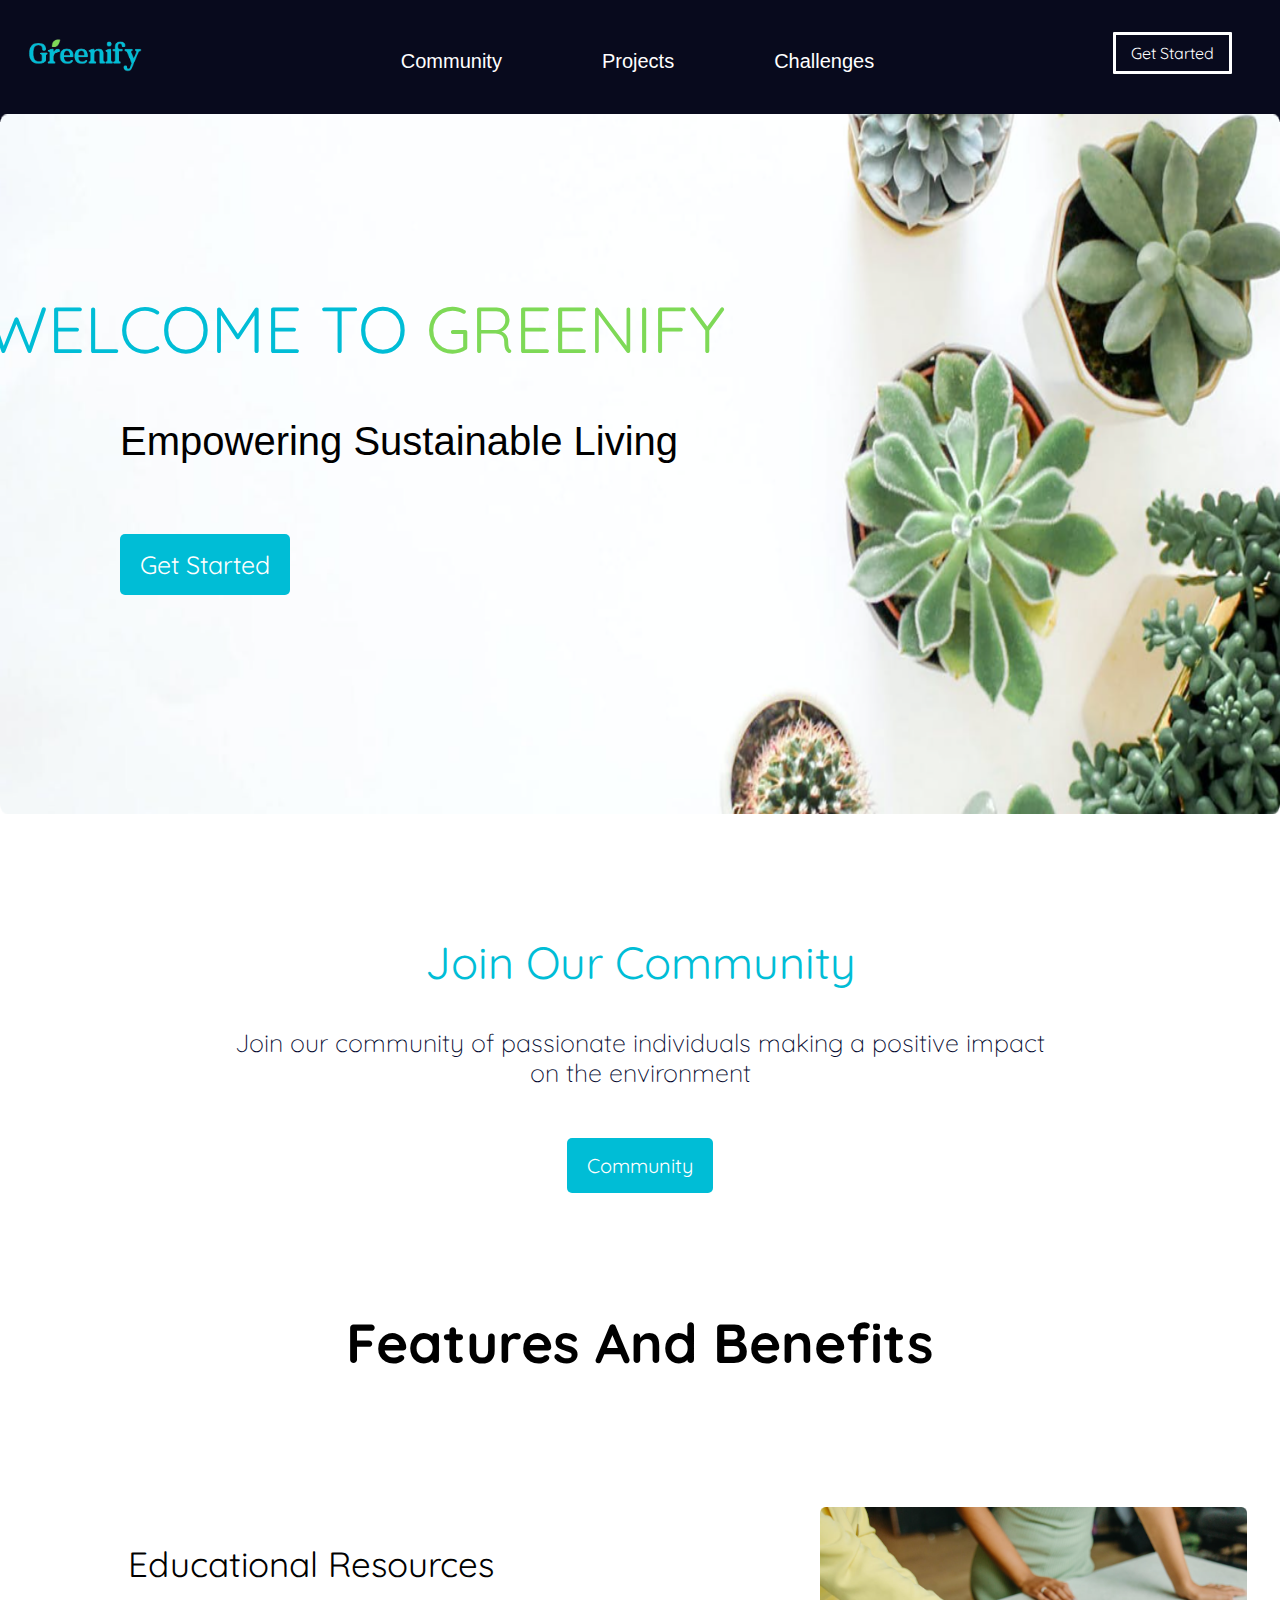
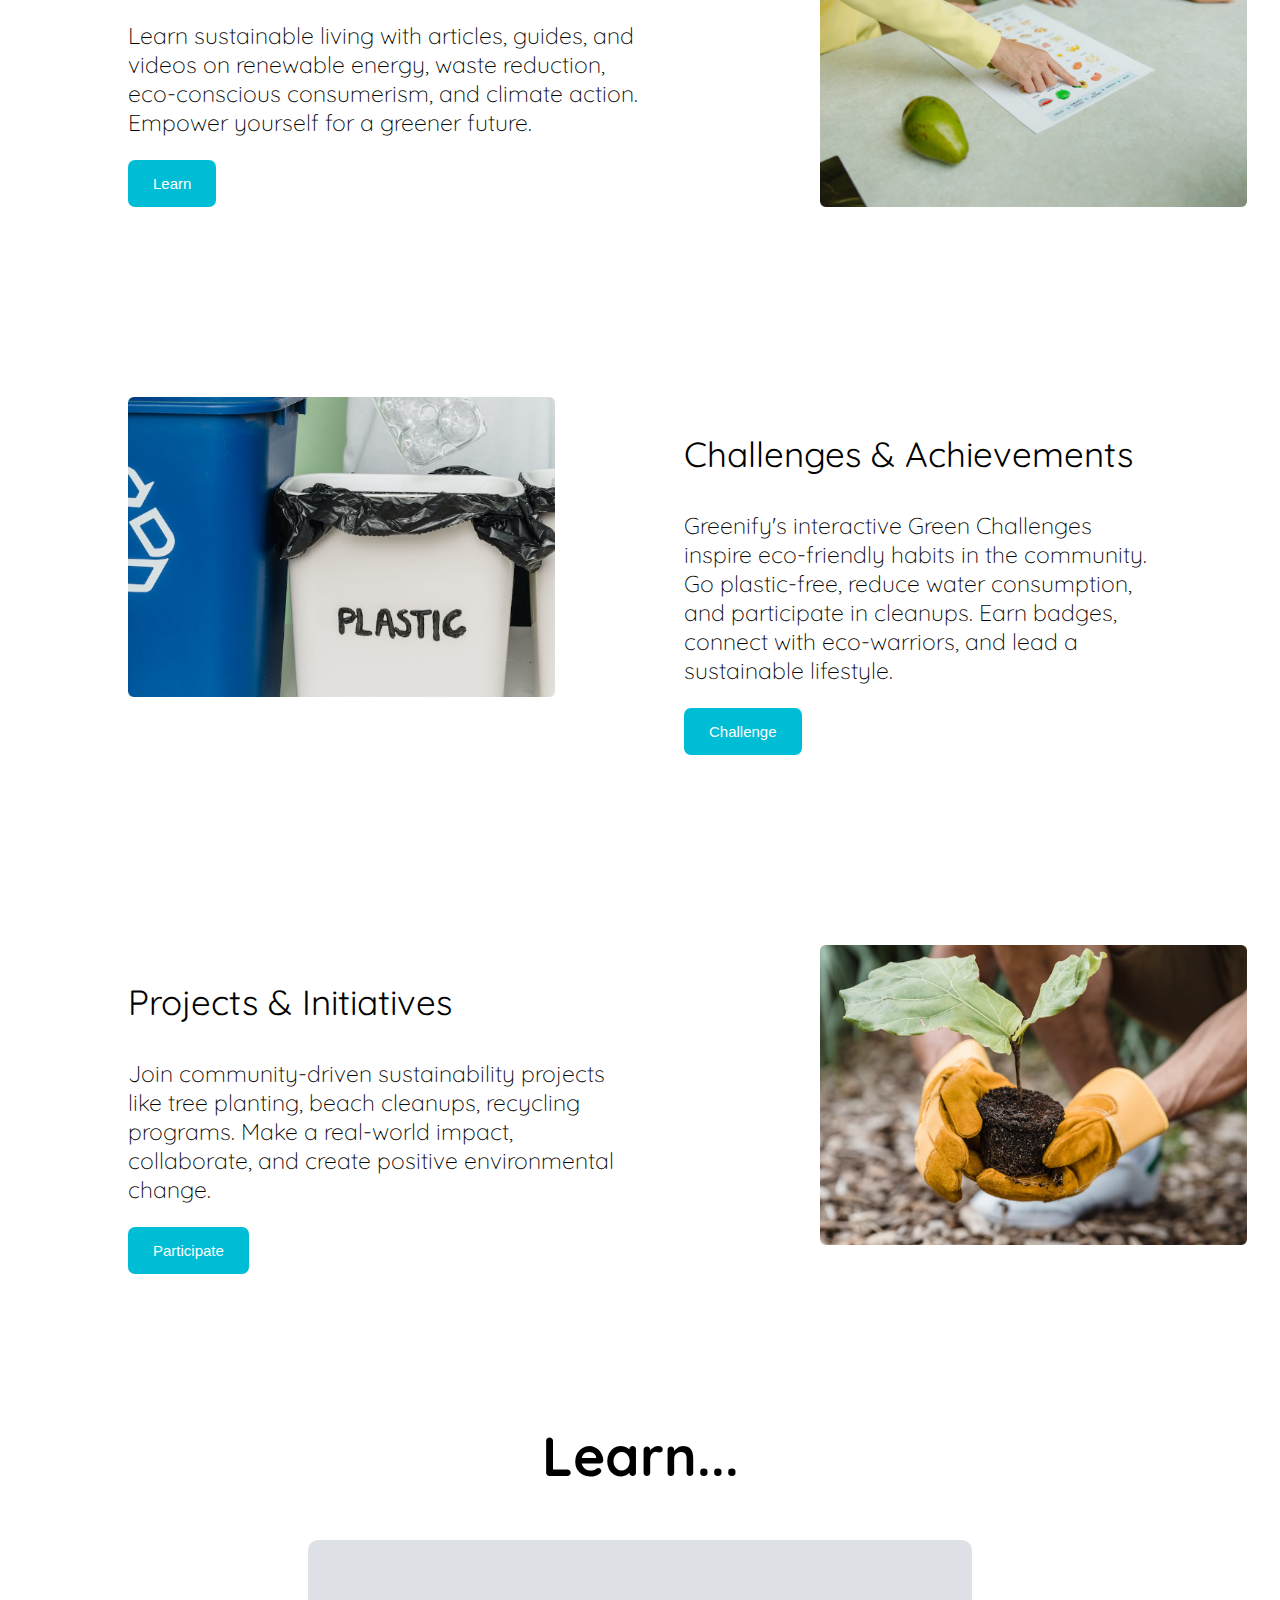
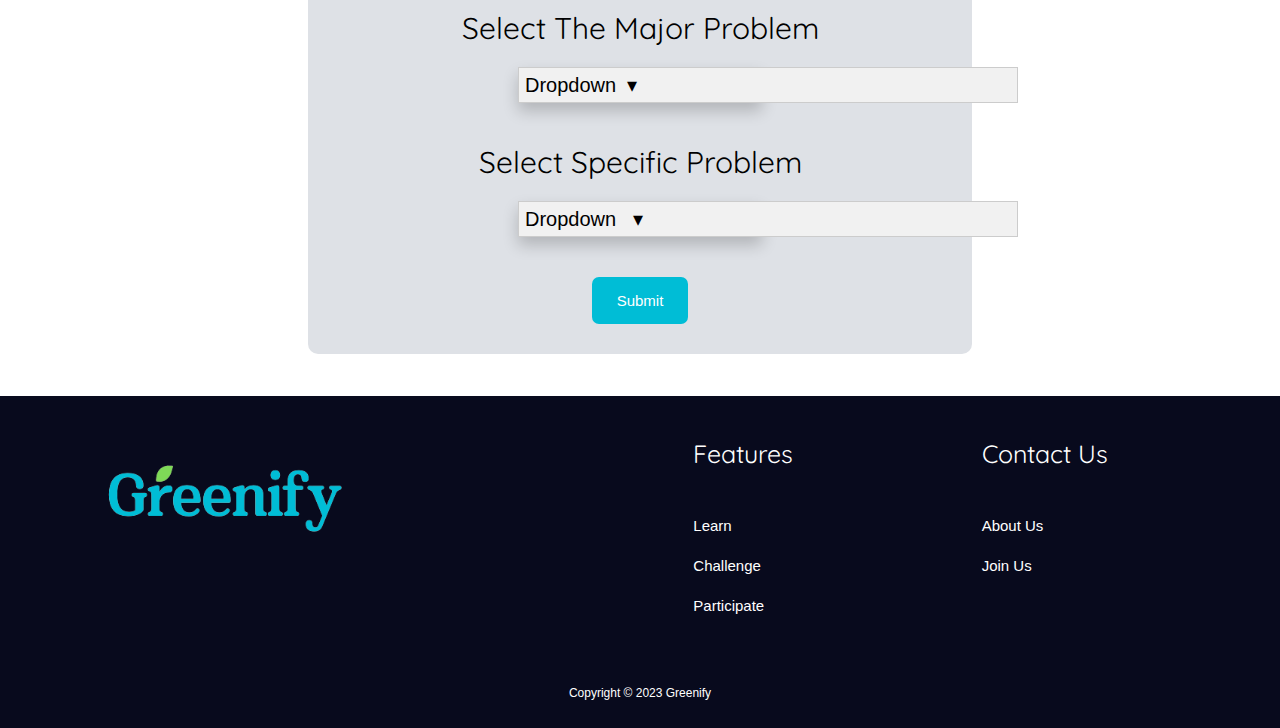
<file: index.html>
<!doctype html>
<html lang="en">

<head>
  <meta charset="utf-8">
  <meta name="viewport" content="width=device-width, initial-scale=1">
  <link href="https://fonts.googleapis.com/css2?family=Quicksand:wght@300;400;500;600;700&display=swap"
    rel="stylesheet">
  <link rel="stylesheet" href="home.css">

  <title>Greenify</title>
</head>

<body>
  <header>
    <div class="logo">
      <img src="IMAGES/logo.png">
    </div>
    <nav>
      <ul>
        <li><a href="">Community</a></li>
        <li><a href="projects.html">Projects</a></li>
        <li><a href="challenge.html">Challenges</a></li>
      </ul>
    </nav>
    <div class="login">
      <a href="signin.html">Get Started</a>
    </div> </header>
 
  <div class="cover">
    <img src="IMAGES/banner.png" width="100%" height="700px">

    <h1 class="welcome"><span class="green">WELCOME TO</span> GREENIFY</span></h1>
    <h3 class="welcome-2">Empowering Sustainable Living</h3>

    <div class="button">
      <a href="">Get Started</a>

    </div>
  </div> 

  <div class="community">
    <h2 class="join-heading">Join Our Community</h2>
    <p class="join-para">Join our community of passionate individuals making a positive impact <br> on the environment
    </p>
    <div class="join">
      <a href="">Community</a>
    </div>
  </div>
  <h1>Features And Benefits</h1>
  <div class="container">
    <div class="block">
      <div class="container-text">
        <h3>Educational Resources</h3>
        <p> Learn sustainable living with articles, guides, and videos on renewable energy, waste reduction,
          eco-conscious
          consumerism, and climate action. Empower yourself for a greener future.</p>
        <a href=""><button class="container-button" type="submit" value="value">Learn</button></a>
      </div>
      <div class="container-img">
        <img src="IMAGES/education.png" height="300px">
      </div>
    </div>
    <div class="block-2">
      <div class="container-img">
        <img src="IMAGES/challenge.png" height="300px">
      </div>
      <div class="container-text-2">
        <h3>Challenges & Achievements </h3>
        <p> Greenify's interactive Green Challenges inspire eco-friendly habits in the community. Go plastic-free,
          reduce
          water consumption, and participate in cleanups. Earn badges, connect with eco-warriors, and lead a sustainable
          lifestyle.</p>
          <a href="challenge.html"><button class="container-button" type="submit" value="value">Challenge</button></a>
      </div>

    </div>
    <div class="block">
      <div class="container-text">
        <h3>Projects & Initiatives</h3>
        <p>Join community-driven sustainability projects like tree planting, beach cleanups, recycling programs. Make a
          real-world impact, collaborate, and create positive environmental change.</p>
          <a href="projects.html"><button class="container-button" type="submit" value="value">Participate</button></a>
      </div>
      <div class="container-img">
        <img src="IMAGES/Project.png" height="300px">
      </div>
    </div>
  </div>
  <h1>Learn...</h1>
  <div class="learn">
  <h4>Select The Major Problem</h4>
  <div class="dropdown">
    <button class="dropdown-btn">Dropdown&nbsp; &#9662; </button>
    <div class="dropdown-content">
      <a href="#">Option 1</a>
      <a href="#">Option 2</a>
      <a href="#">Option 3</a>
      
    </div>
  </div>
  <h4>Select Specific Problem</h4>
  <div class="dropdown">
    <button class="dropdown-btn">Dropdown &nbsp; &#9662;</button>
    <div class="dropdown-content">
      <a href="#">Option 1</a>
      <a href="#">Option 2</a>
      <a href="#">Option 3</a>
      
    </div>
  </div><br><br>
    <button class="container-button" type="submit" value="value">Submit</button>
    </div>
  </div>
  <footer class="footer">
    <div class="footer-column">
      <img src="IMAGES/logo.png" alt="small logo" class="footer-img">
    </div>
    <div class="footer-column">
      <ul>

      </ul>
    </div>
    <div class="footer-column">
      <ul>
        <h5>Features</h5>
        <li><a href="">Learn</a></li>
        <li><a href="challenge.html">Challenge</a></li>
        <li> <a href="projects.html">Participate</a></li>

      </ul>
    </div>
    <div class="footer-column">
      <ul>
        <h5>Contact Us</h5>
        <li><a href="signin.html">About Us</a></li>
        <li><a href="signin.html">Join Us</a></li>
      </ul>
    </div>
    <br><br><br>
  </footer>

  <div class="copyright">

    <p class="copyright-1">Copyright &copy; 2023 Greenify</p><br>
  </div>
</body>

</html>
</file>
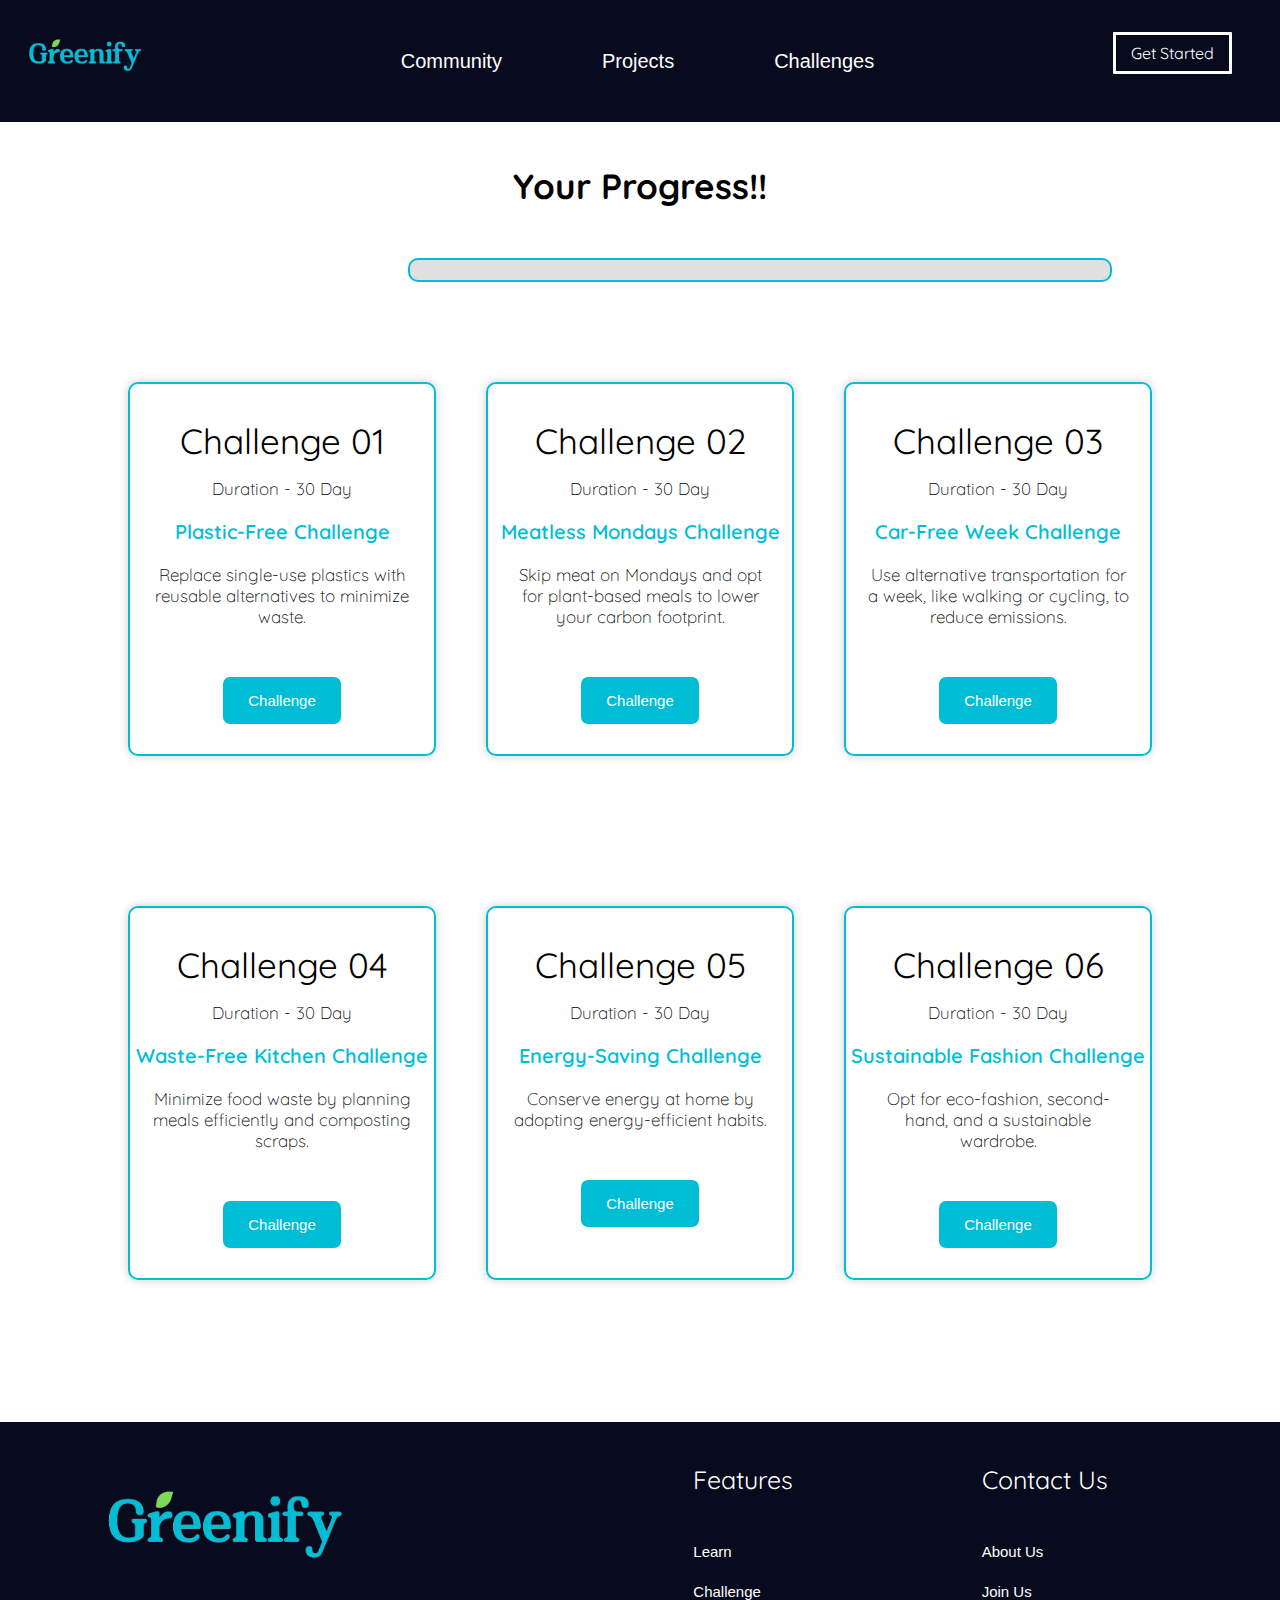
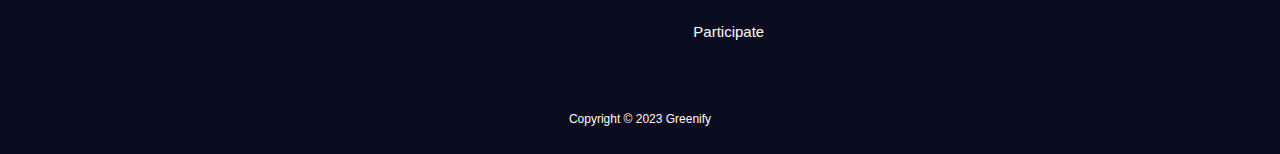
<file: challenge.html>
<!doctype html>
<html lang="en">

<head>
    <meta charset="utf-8">
    <meta name="viewport" content="width=device-width, initial-scale=1">
    <link href="https://fonts.googleapis.com/css2?family=Quicksand:wght@300;400;500;600;700&display=swap"
        rel="stylesheet">
    <link rel="stylesheet" href="home.css">

    <title>Greenify</title>
</head>

<body>
    <header>
        <div class="logo">
           <a href="index.html"> <img src="IMAGES/logo.png"></a>
        </div>
        <nav>
            <ul>
                <li><a href="">Community</a></li>
                <li><a href="projects.html">Projects</a></li>
                <li><a href="challenge.html">Challenges</a></li>
            </ul>
        </nav>
        <div class="login">
            <a href="signin.html">Get Started</a>
        </div>
    </header>
    <div class="bk1">
        <h2>Your Progress!!</h2>
    </div>
    <div class="progress-bar">
        <div class="progress"></div>
      </div>
    <div class="box-c">
        <div class="challenge">
            <h3>Challenge 01</h3>
            <p class="text-1">Duration - 30 Day</p>
            <h4 class="login-c">Plastic-Free Challenge</h4>
            <p class="text">Replace single-use plastics with reusable alternatives to minimize waste.</p>
            <a href=""><button class="container-button" type="submit" value="value">Challenge</button></a>
        </div>
        <div class="challenge">
            <h3>Challenge 02</h3>
            <p class="text-1">Duration - 30 Day</p>
            <h4 class="login-c">Meatless Mondays Challenge</h4>
            <p class="text">Skip meat on Mondays and opt for plant-based meals to lower your carbon footprint.</p>
            <a href=""><button class="container-button" type="submit" value="value">Challenge</button></a>
        </div>
        <div class="challenge">
            <h3>Challenge 03</h3>
            <p class="text-1">Duration - 30 Day</p>
            <h4 class="login-c">Car-Free Week Challenge</h4>
            <p class="text">Use alternative transportation for a week, like walking or cycling, to reduce emissions.</p>
            <a href=""><button class="container-button" type="submit" value="value">Challenge</button></a>
        </div>
    </div>
    <div class="box-c">

        <div class="challenge">
            <h3>Challenge 04</h3>
            <p class="text-1">Duration - 30 Day</p>
            <h4 class="login-c">Waste-Free Kitchen Challenge</h4>
            <p class="text">Minimize food waste by planning meals efficiently and composting scraps.</p>
            <a href=""><button class="container-button" type="submit" value="value">Challenge</button></a>
        </div>
        <div class="challenge">
            <h3>Challenge 05</h3>
            <p class="text-1">Duration - 30 Day</p>
            <h4 class="login-c">Energy-Saving Challenge</h4>
            <p class="text">Conserve energy at home by adopting energy-efficient habits.</p>
            <a href=""><button class="container-button" type="submit" value="value">Challenge</button></a>
        </div>
        <div class="challenge">
            <h3>Challenge 06</h3>
            <p class="text-1">Duration - 30 Day</p>
            <h4 class="login-c">Sustainable Fashion Challenge</h4>
            <p class="text">Opt for eco-fashion, second-hand, and a sustainable wardrobe.</p>
            <a href=""><button class="container-button" type="submit" value="value">Challenge</button></a>
        </div>
    </div>
    <footer class="footer">
        <div class="footer-column">
            <img src="IMAGES/logo.png" alt="small logo" class="footer-img">
        </div>
        <div class="footer-column">
            <ul>

            </ul>
        </div>
        <div class="footer-column">
            <ul>
                <h5>Features</h5>
                <li><a href="">Learn</a></li>
                <li><a href="challenge.html">Challenge</a></li>
                <li> <a href="">Participate</a></li>

            </ul>
        </div>
        <div class="footer-column">
            <ul>
                <h5>Contact Us</h5>
                <li><a href="signin.html">About Us</a></li>
                <li><a href="signin.html">Join Us</a></li>
            </ul>
        </div>
        <br><br><br>
    </footer>

    <div class="copyright">

        <p class="copyright-1">Copyright &copy; 2023 Greenify</p><br>
    </div>
</body>

</html>
</file>
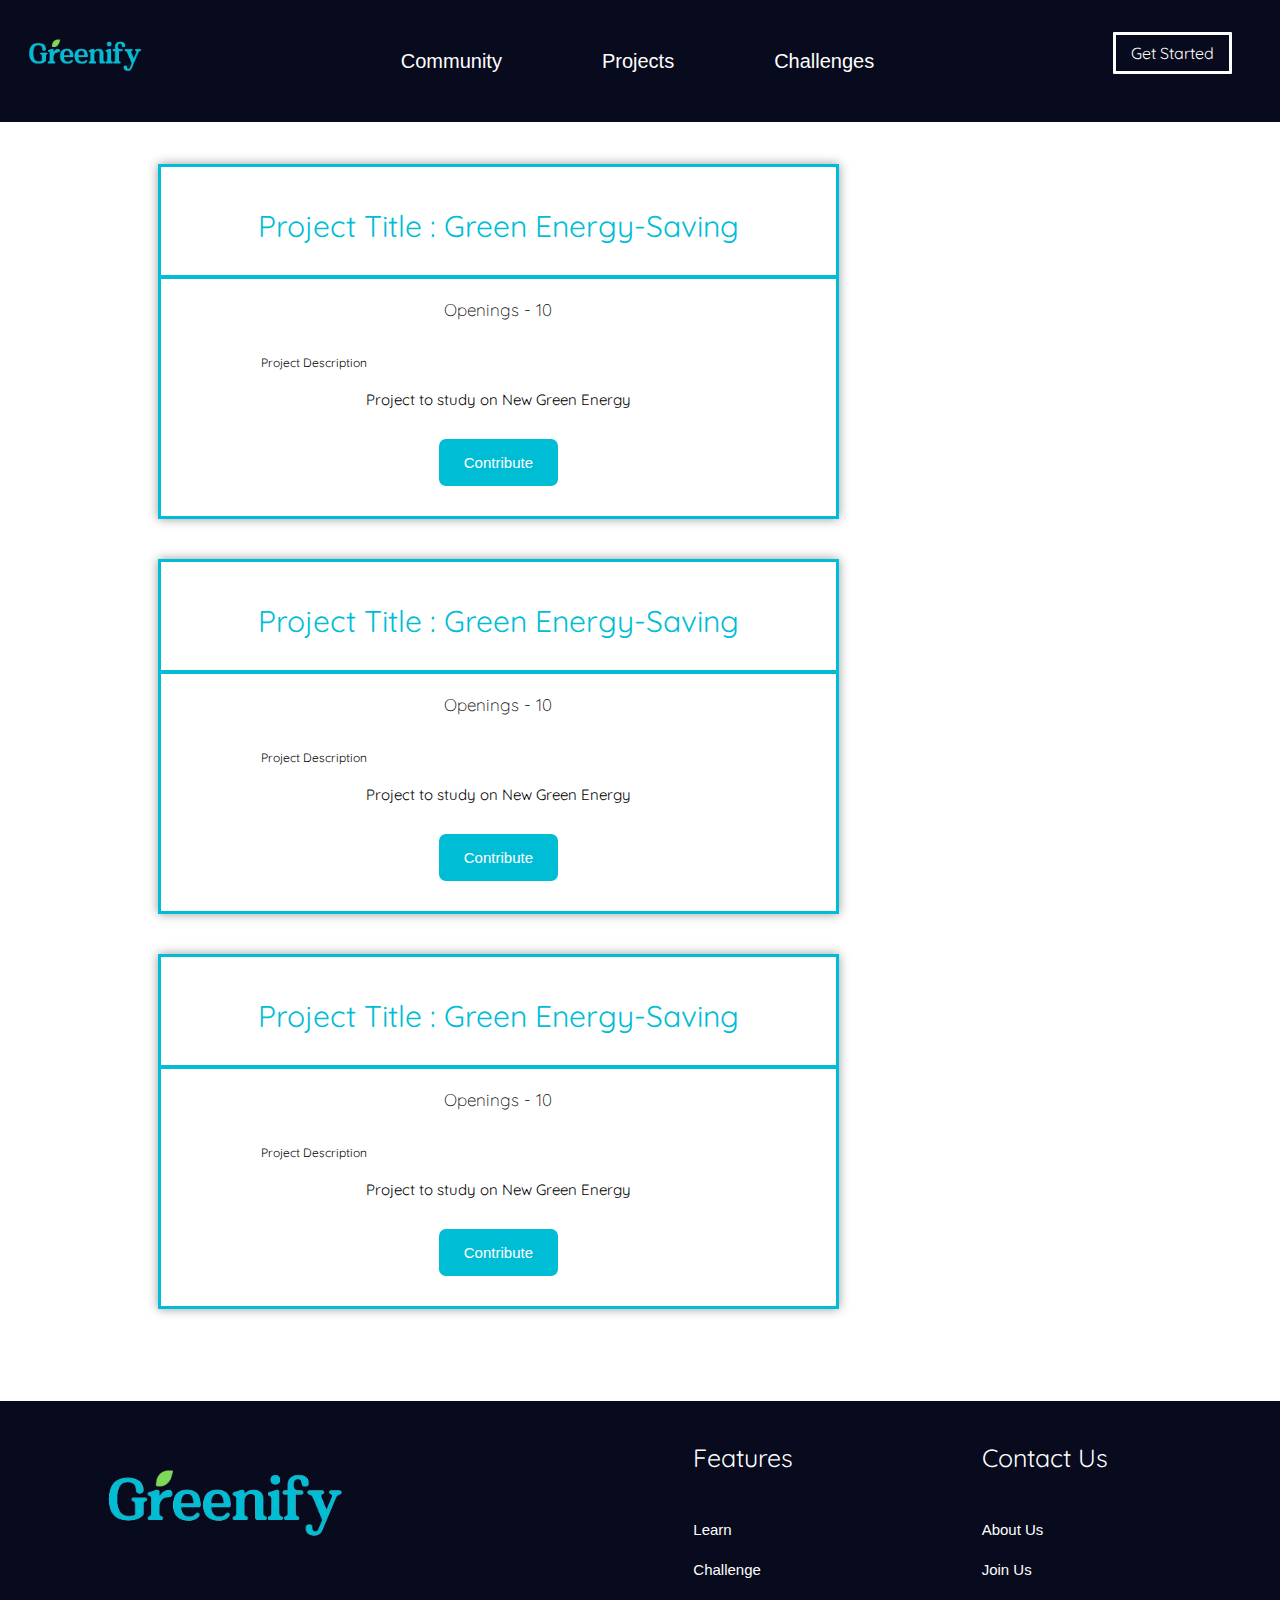
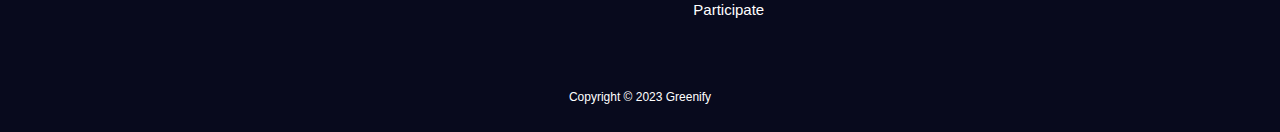
<file: projects.html>
<!doctype html>
<html lang="en">

<head>
    <meta charset="utf-8">
    <meta name="viewport" content="width=device-width, initial-scale=1">
    <link href="https://fonts.googleapis.com/css2?family=Quicksand:wght@300;400;500;600;700&display=swap"
        rel="stylesheet">
    <link rel="stylesheet" href="home.css">

    <title>Greenify</title>
</head>

<body>
    <header>
        <div class="logo">
            <a href="index.html"> <img src="IMAGES/logo.png"></a>
        </div>
        <nav>
            <ul>
                <li><a href="">Community</a></li>
                <li><a href="projects.html">Projects</a></li>
                <li><a href="challenge.html">Challenges</a></li>
            </ul>
        </nav>
        <div class="login">
            <a href="signin.html">Get Started</a>
        </div>
    </header>
    <div class="box-p">
        <div class="projects">
            <h4 class="project-p">Project Title : Green Energy-Saving</h4>
            <hr><br>
            <p class="text-1">Openings - 10</p>
            <h6>Project Description</h6>
            <p class="text-2">Project to study on New Green Energy</p>
            <a href=""><button class="container-button" type="submit" value="value">Contribute</button></a>
        </div>
        <div class="projects">
            <h4 class="project-p">Project Title : Green Energy-Saving</h4>
            <hr><br>
            <p class="text-1">Openings - 10</p>
            <h6>Project Description</h6>
            <p class="text-2">Project to study on New Green Energy</p>
            <a href=""><button class="container-button" type="submit" value="value">Contribute</button></a>
        </div>
        <div class="projects">
            <h4 class="project-p">Project Title : Green Energy-Saving</h4>
            <hr><br>
            <p class="text-1">Openings - 10</p>
            <h6>Project Description</h6>
            <p class="text-2">Project to study on New Green Energy</p>


            <a href=""><button class="container-button" type="submit" value="value">Contribute</button></a>
        </div>
    </div>

    <footer class="footer">
        <div class="footer-column">
            <img src="IMAGES/logo.png" alt="small logo" class="footer-img">
        </div>
        <div class="footer-column">
            <ul>

            </ul>
        </div>
        <div class="footer-column">
            <ul>
                <h5>Features</h5>
                <li><a href="">Learn</a></li>
                <li><a href="challenge.html">Challenge</a></li>
                <li> <a href="">Participate</a></li>

            </ul>
        </div>
        <div class="footer-column">
            <ul>
                <h5>Contact Us</h5>
                <li><a href="signin.html">About Us</a></li>
                <li><a href="signin.html">Join Us</a></li>
            </ul>
        </div>
        <br><br><br>
    </footer>

    <div class="copyright">

        <p class="copyright-1">Copyright &copy; 2023 Greenify</p><br>
    </div>
</body>

</html>
</file>
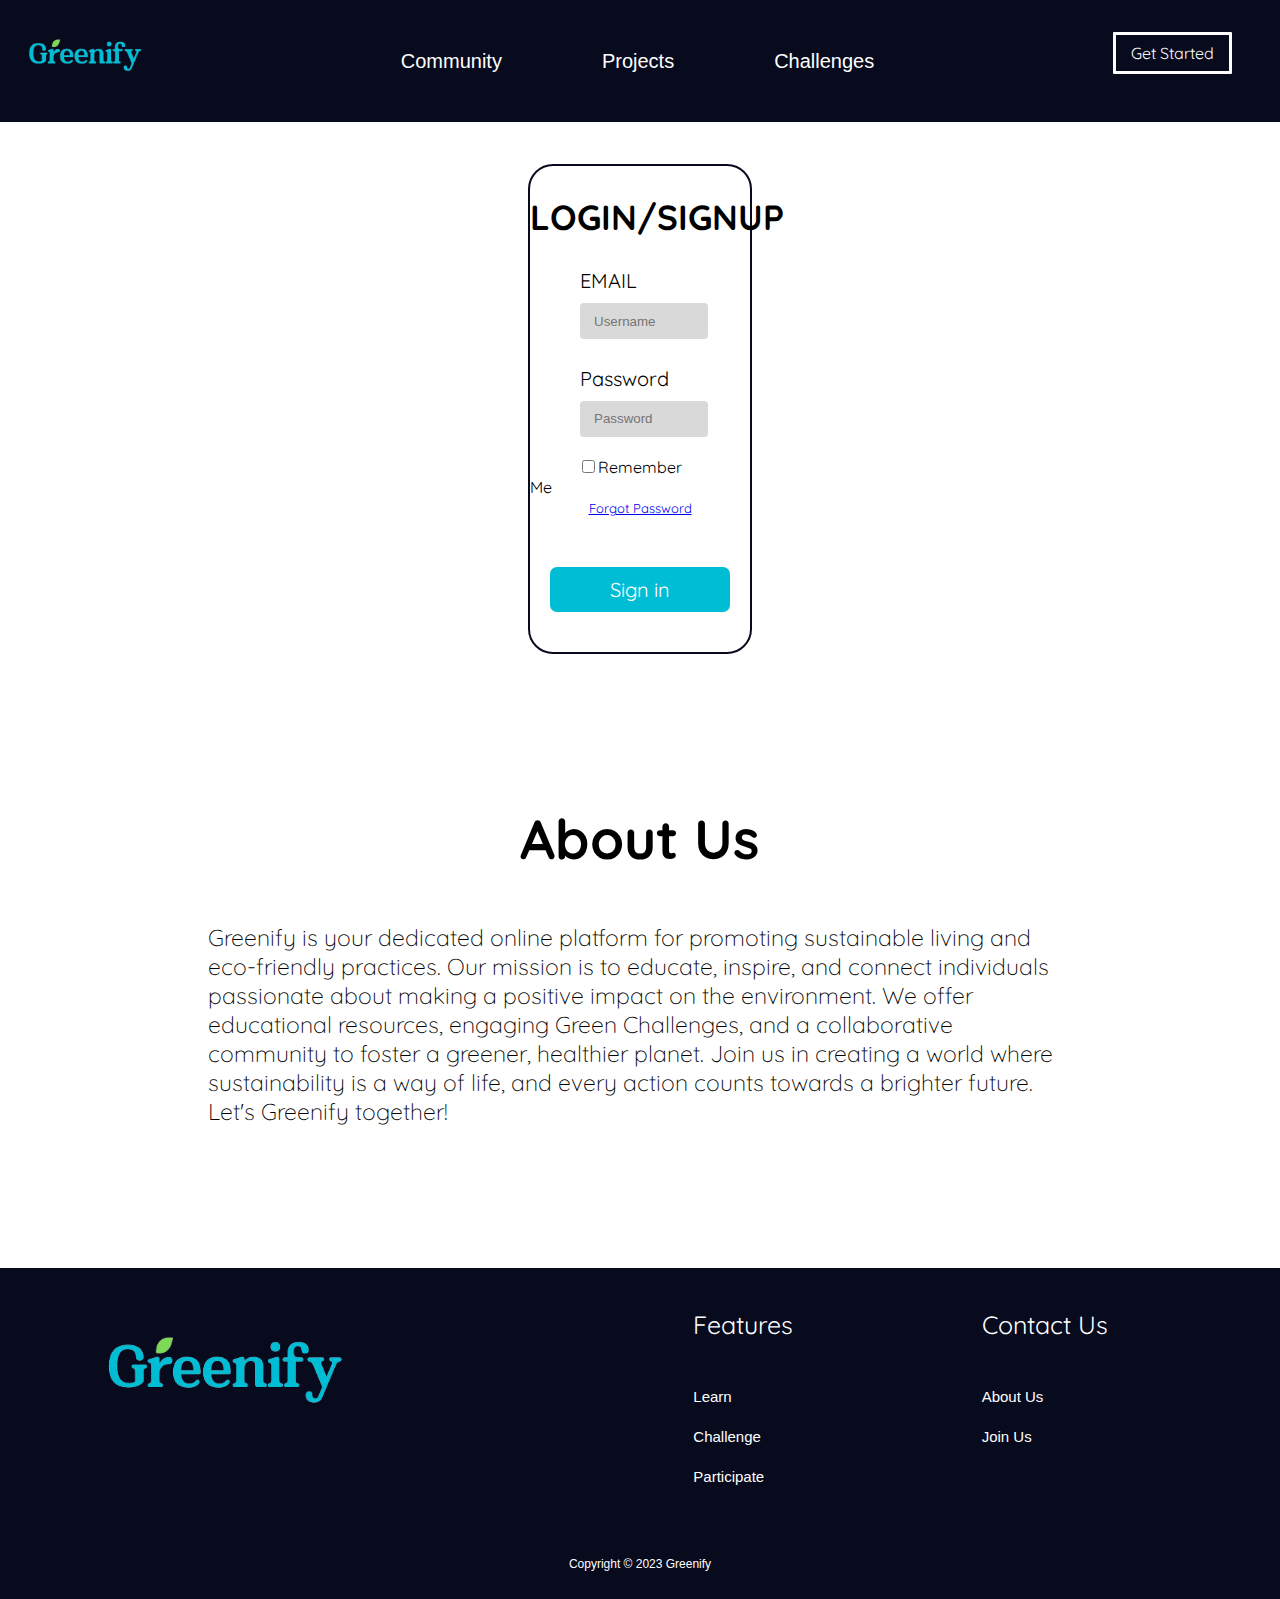
<file: signin.html>
<!DOCTYPE html>
<html>

<head>
    <meta charset="utf-8">
    <meta http-equiv="X-US-Compatible" content="IE-Edge">
    <meta name="viewport" content="with=device-width,initial-scale=1.0">
    <link href="https://fonts.googleapis.com/css2?family=Quicksand:wght@300;400;500;600;700&display=swap"
        rel="stylesheet">
    <title>Greenify</title>
    <link rel="stylesheet" href="home.css">
</head>

<body>
    <header>
        <div class="logo">
            <a href="index.html"><img src="IMAGES/logo.png"></a>
        </div>
        <nav>
            <ul>
                <li><a href="">Community</a></li>
                <li><a href="projects.html">Projects</a></li>
                <li><a href="challenge.html">Challenges</a></li>
            </ul>
        </nav>
        <div class="login">
            <a href="">Get Started</a>
        </div>
    </header>

    <div class="wrapper">
        <form action="">
            <h2>LOGIN/SIGNUP</h2>
            <h4 class="login-text">EMAIL</h4>
            <div class="input-box">
                <input type="text" placeholder="Username" required>
            </div>
            <h4 class="login-text">Password</h4>
            <div class="input-box">
                <input type="password" placeholder="Password" required>
            </div>
            <div class="remember-forgot">
                <label class="remember"><input type="checkbox">Remember Me</label>
                <a class="psswd" href="#">Forgot Password</a>
            </div>
            <div class="container-button-sign">
                <a href="">Sign in</a>
            </div>
        </form>

    </div>
    <section class="about">
        <h1>About Us</h1>
        <p>Greenify is your dedicated online platform for promoting sustainable living
            and eco-friendly practices. Our mission is to educate, inspire, and connect
            individuals passionate about making a positive impact on the environment.
            We offer educational resources, engaging Green Challenges, and a
            collaborative community to foster a greener, healthier planet. Join us
            in creating a world where sustainability is a way of life, and every action
            counts towards a brighter future. Let's Greenify together!</p>
    </section>
    <footer class="footer">
        <div class="footer-column">
            <img src="IMAGES/logo.png" alt="small logo" class="footer-img">
        </div>
        <div class="footer-column">
            <ul>

            </ul>
        </div>
        <div class="footer-column">
            <ul>
                <h5>Features</h5>
                <li><a href="">Learn</a></li>
                <li><a href="">Challenge</a></li>
                <li> <a href="">Participate</a></li>

            </ul>
        </div>
        <div class="footer-column">
            <ul>
                <h5>Contact Us</h5>
                <li><a href="">About Us</a></li>
                <li><a href="">Join Us</a></li>
            </ul>
        </div>
        <br><br><br>
    </footer>

    <div class="copyright">

        <p class="copyright-1">Copyright &copy; 2023 Greenify</p><br>
    </div>
</body>

</html>
</file>
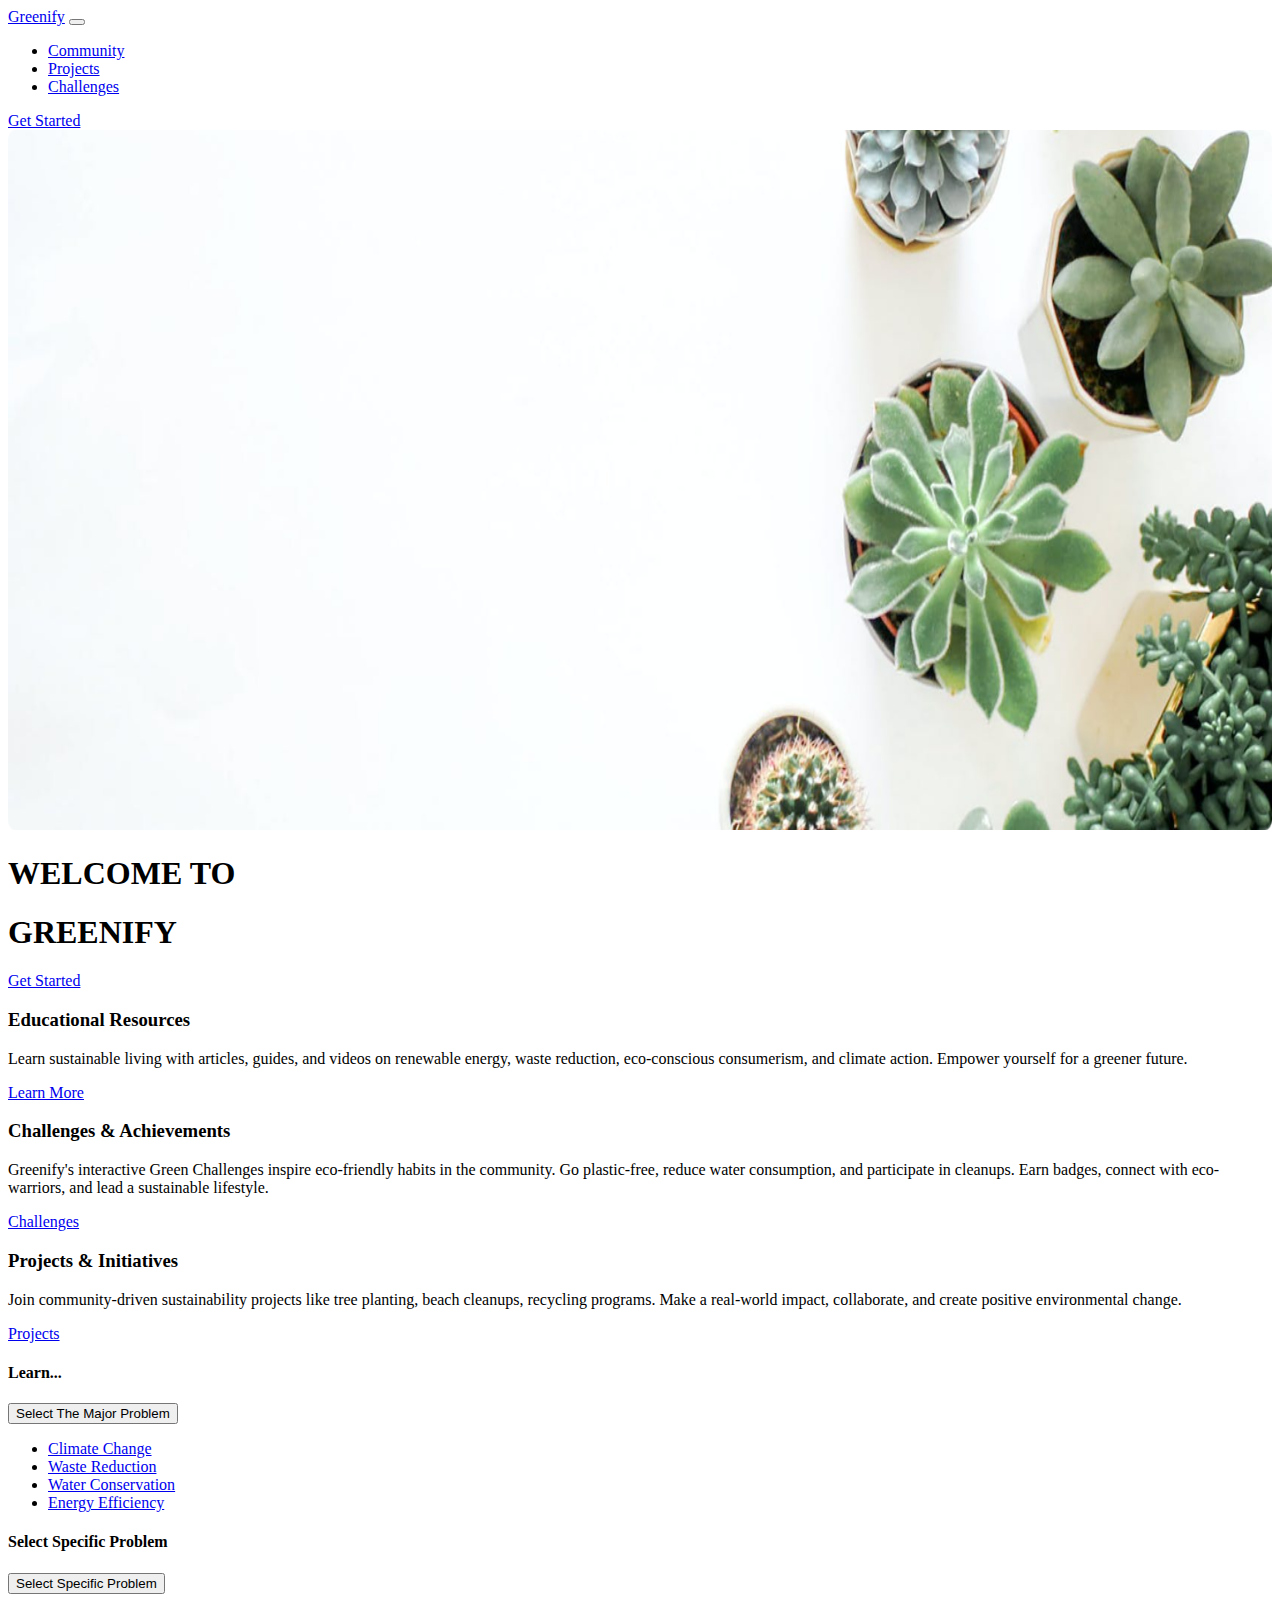
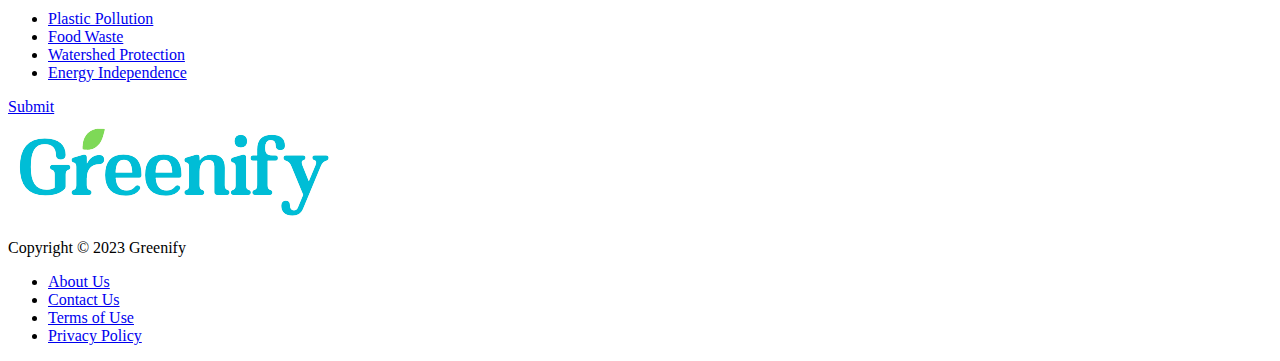
<file: test.html>
<!DOCTYPE html>
<html lang="en">

<head>
  <meta charset="utf-8">
  <meta name="viewport" content="width=device-width, initial-scale=1">
  <link href="https://cdn.jsdelivr.net/npm/bootstrap@5.0.2/dist/css/bootstrap.min.css" rel="stylesheet"
    integrity="sha384-EVSTQN3/azprG1Anm3QDgpJLIm9Nao0Yz1ztcQTwFspd3yD65VohhpuuCOmLASjC" crossorigin="anonymous">
  <title>Greenify</title>
</head>

<body>
  <header>
    <nav class="navbar navbar-expand-lg navbar-dark bg-dark">
      <div class="container-fluid">
        <a class="navbar-brand" href="#">Greenify</a>
        <button class="navbar-toggler" type="button" data-bs-toggle="collapse" data-bs-target="#navbarSupportedContent"
          aria-controls="navbarSupportedContent" aria-expanded="false" aria-label="Toggle navigation">
          <span class="navbar-toggler-icon"></span>
        </button>
        <div class="collapse navbar-collapse" id="navbarSupportedContent">
          <ul class="navbar-nav me-auto mb-2 mb-lg-0">
            <li class="nav-item">
              <a class="nav-link" href="#">Community</a>
            </li>
            <li class="nav-item">
              <a class="nav-link" href="projects.html">Projects</a>
            </li>
            <li class="nav-item">
              <a class="nav-link" href="challenge.html">Challenges</a>
            </li>
          </ul>
          <a class="btn btn-outline-light" href="signin.html">Get Started</a>
        </div>
      </div>
    </nav>
  </header>

  <div class="cover">
    <img src="IMAGES/banner.png" width="100%" height="700px">

    <h1 class="display-1 text-center">WELCOME TO</h1>
    <h1 class="display-2 text-center">GREENIFY</h1>

    <a class="btn btn-primary btn-lg" href="#">Get Started</a>
  </div>

  <div class="container">
    <div class="row">
      <!-- Remove the col-md-4 class for full-width content -->
      <div class="card">
        <div class="card-header">
          <h3>Educational Resources</h3>
        </div>
        <div class="card-body">
          <p>Learn sustainable living with articles, guides, and videos on renewable energy, waste reduction, eco-conscious
            consumerism, and climate action. Empower yourself for a greener future.</p>
          <a class="btn btn-primary" href="#">Learn More</a>
        </div>
      </div>
      <!-- Remove the col-md-4 class for full-width content -->
      <div class="card">
        <div class="card-header">
          <h3>Challenges & Achievements</h3>
        </div>
        <div class="card-body">
          <p>Greenify's interactive Green Challenges inspire eco-friendly habits in the community. Go plastic-free, reduce
            water consumption, and participate in cleanups. Earn badges, connect with eco-warriors, and lead a sustainable
            lifestyle.</p>
          <a class="btn btn-primary" href="#">Challenges</a>
        </div>
      </div>
      <!-- Remove the col-md-4 class for full-width content -->
      <div class="card">
        <div class="card-header">
          <h3>Projects & Initiatives</h3>
        </div>
        <div class="card-body">
          <p>Join community-driven sustainability projects like tree planting, beach cleanups, recycling programs. Make a
            real-world impact, collaborate, and create positive environmental change.</p>
          <a class="btn btn-primary" href="#">Projects</a>
        </div>
      </div>
    </div>
  </div>


  <div class="learn">
    <h4>Learn...</h4>
    <div class="dropdown">
      <button class="btn btn-primary dropdown-toggle" type="button" id="dropdownMenuButton" data-bs-toggle="dropdown"
        aria-expanded="false">
        Select The Major Problem
      </button>
      <ul class="dropdown-menu" aria-labelledby="dropdownMenuButton">
        <li><a class="dropdown-item" href="#">Climate Change</a></li>
        <li><a class="dropdown-item" href="#">Waste Reduction</a></li>
        <li><a class="dropdown-item" href="#">Water Conservation</a></li>
        <li><a class="dropdown-item" href="#">Energy Efficiency</a></li>
      </ul>
    </div>
    <h4>Select Specific Problem</h4>
    <div class="dropdown">
      <button class="btn btn-primary dropdown-toggle" type="button" id="dropdownMenuButton2" data-bs-toggle="dropdown"
        aria-expanded="false">
        Select Specific Problem
      </button>
      <ul class="dropdown-menu" aria-labelledby="dropdownMenuButton2">
        <li><a class="dropdown-item" href="#">Plastic Pollution</a></li>
        <li><a class="dropdown-item" href="#">Food Waste</a></li>
        <li><a class="dropdown-item" href="#">Watershed Protection</a></li>
        <li><a class="dropdown-item" href="#">Energy Independence</a></li>
      </ul>
    </div>
    <a class="btn btn-primary" href="#">Submit</a>
  </div>

  <footer>
    <div class="container">
      <div class="row">
        <div class="col-md-6">
          <img src="IMAGES/logo.png" alt="Greenify logo">
          <p>Copyright &copy; 2023 Greenify</p>
        </div>
        <div class="col-md-6">
          <ul>
            <li><a href="#">About Us</a></li>
            <li><a href="#">Contact Us</a></li>
            <li><a href="#">Terms of Use</a></li>
            <li><a href="#">Privacy Policy</a></li>
          </ul>
        </div>
      </div>
    </div>
  </footer>

  <script src="https://cdn.jsdelivr.net/npm/bootstrap@5.0.2/dist/js/bootstrap.bundle.min.js"
    integrity="sha384-MrcW6ZMFYlzcLA8Nl+NtUVF0sA7MsXsP1UyJoMp4YLEuNSfAP+JcXn/tWtIaxVXM" crossorigin="anonymous"></script>
</body>

</html>
</file>
<file: home.css>
body {
    font-family: Quicksand;
}

header {
    background-color: rgba(8, 10, 29, 1);
    ;
    justify-content: space-between;
    color: white;
    font-size: medium;
    padding: 10px 15px;
    display: flex;
    margin: -8px;
}

.logo {
    margin: 25px 10px;
}

.logo img {
    max-width: 120px;
}

nav ul {
    display: flex;
    list-style: none;
}

nav ul li {
    margin: 20px 40px;

}

nav ul li a {
    color: white;
    text-decoration: none;
    font-size: 20px;
    border-radius: 5px;
    padding: 5px 10px;
    transition: background-color 0.4s ease-in;


}

nav ul li a:hover {
    color: #00BDD6;

}

.login {
    margin: 33px;
    text-align: center;
}

.login a {
    border-radius: 1px;
    border: white solid;
    color: white;
    text-decoration: none;
    padding: 8px 15px;
    transition: background-color 0.3s ease-in;
}

.login a:hover {
    color: #00BDD6;
    border-color: #00BDD6;
}


.cover {
    text-align: left;
    margin: -8px;
}





.welcome {
    font-size: 65px;
    font-weight: normal;
    margin-top: -530px;
    margin-left: -570px;
    color: #7ED957;


}

span.green {
    color: #00BDD6;
}

.welcome-2 {
    font-family: 'Lucida Sans', 'Lucida Sans Regular', 'Lucida Grande', 'Lucida Sans Unicode', Geneva, Verdana, sans-serif;
    font-size: 40px;
    margin-left: 120px;
    margin-bottom: 70px;
    font-weight: lighter;

}

.button {
    background-color: #00BDD6;
    text-align: center;
    display: inline-block;
    margin-left: 120px;
    padding: 15px 20px;
    cursor: pointer;
    border-radius: 5px;
    transition: 0.3s;

}

.button a {
    text-decoration: none;
    font-size: 25px;
    color: white;
    transition: 0.1s;



}

.button:hover {
    background-color: white;
    border: #00BDD6 solid;
    color: #00BDD6
}

.button a:hover {
    color: #00BDD6
}

.community {

    color: #060B31;
    text-align: center;


    margin: 300px 200px 90px 200px;

    padding: 10px 0px;
}


.join-heading {
    color: #00BDD6;
    ;
    font-size: 45px;
    font-weight: normal;
}

.join-para {
    font-size: 25px;
    line-height: 30px;
    margin-bottom: 50px;
}

.join {
    text-align: center;
    display: inline-block;
    background-color: #00BDD6;
    ;
    padding: 15px 20px;
    cursor: auto;
    margin-bottom: 15px;
    border-radius: 5px;
    transition: 0.3s;
}

.join a {
    color: white;
    text-decoration: none;
    font-size: 20px;
    transition: 0.1s;
}

.join:hover {
    background-color: white;
    border: #00BDD6 2px solid;

}

.join a:hover {
    color: #00BDD6;

}

h1 {
    text-align: center;
    font-size: 55px;
    font-weight: bold;
    margin-bottom: 50px;
}

h3 {
    font-size: 35px;
    font-weight: normal;
}

.block {
    display: inline-flex;
    gap: 180px;
    margin: 30px 120px 30px 120px;
}

.block-2 {
    display: inline-flex;
    gap: 180px;
    margin: 30px 120px 30px 120px;
}

.container-text {
    width: 50%;
    margin: 50px 0px 50px 0px;

}

.container-text-2 {
    width: 50%;
    margin: 50px 0px 50px 120px;

}

.container-img {
    width: 25%;
    margin: 50px 0px 50px 0px;

}

p {
    font-size: 23px;
    font-weight: lighter;
}

.container-button {
    background-color: #00BDD6;
    color: white;
    padding: 15px 25px;
    border: none;
    border-radius: 7px;
    margin-bottom: 30px;
    font-size: 15px;
}

.container-button:hover {
    border: #00BDD6 2px solid;
    background-color: white;
    color: #00BDD6;
}

.learn {
    text-align: center;
    display: block;
    background-color: #DEE1E6;
    border-radius: 10px;
    margin: 0px 300px 50px 300px;
    padding-top: 30px;
}

h4 {
    font-size: 30px;
    font-weight: normal;
    margin-bottom: 20px;
}

.dropdown {
    position: relative;
    display: block;
    margin-left: 210px;
    margin-right: 210px;
    box-shadow: 0 8px 16px 0 rgba(0, 0, 0, 0.2);
}

.dropdown-btn {
    text-align: left;
    padding-top: 5px;
    padding-bottom: 5px;
    width: 500PX;
    font-size: 20px;
    background-color: #f1f1f1;
    border: 1px solid #ccc;
    cursor: pointer;
}

.dropdown-content {
    display: none;
    position: static;
    background-color: #fff;
    box-shadow: 0 8px 16px 0 rgba(0, 0, 0, 0.2);
}

.dropdown-content a {
    display: flow-root;
    padding: 10px;
    text-decoration: none;
    color: #333;
}

.dropdown-content a:hover {
    background-color: #f1f1f1;
}

.dropdown:hover .dropdown-content {
    display: block;
}
.footer {
    display: flex;
    justify-content: space-between;
    background-color: #080A1D;
    padding-bottom: 40px;
    padding-left: 50px;
    padding-right: 50px;

    margin: -8px;
    gap: 15px;
}

.footer-column {
    flex: 1;
}

.footer-img {
    width: 250px;
    padding-top: 60px;
    padding-left: 50PX;
}

.ul {
    list-style: none;
    margin: 0px;
}

ul li {
    margin-bottom: 10px;
    list-style: none;
}

ul li a {
    color: white;
    text-decoration: none;
    font-weight: lighter;
    font-size: 15px;
    font-family: sans-serif;
    transition: 0.3s;
    line-height: 30px;
}

ul li a:hover {
    color: #00BDD6;
}

h5 {

    color: white;
    font-size: 25px;
    font-weight: normal;
}

.copyright {
    display: block;
    font-family: 'Lucida Sans', 'Lucida Sans Regular', 'Lucida Grande', 'Lucida Sans Unicode', Geneva, Verdana, sans-serif;
    background-color: #080A1D;
    color: white;
    text-align: center;
    font-weight: lighter;
    margin: -8px;
    padding: 5px;
    font-size: 10px;
}
.copyright-1 {
    font-size: 12px;
}

h2 {
    font-size: 35px;
}

.wrapper {
    display: block;
    border: #080A1D solid 2px;
    border-radius: 25px;
    margin: 50px 520px 150px 520px;
    text-align: center;
}

.input-box {

    margin: -10px 50px 20px 50px;
}

.input-box input {
    background: #D9D9D9;
    border: none;
    outline: none;
    border: #D9D9D9 solid 2PX;
    border-radius: 4px;
    width: 100%;
    height: 30px;

}

.input-box input::placeholder {
    padding-left: 10px;
}

.login-text {
    font-size: 20px;
    font-weight: normal;
    text-align: left;
    margin-left: 50px;
}

.remember-forgot {
    margin-bottom: 50px;


}

.remember {
    margin-right: 200px;
    margin-left: -20px;
}


.psswd {
    margin-left: -30px;
}

.remember-forgot a {
    width: 50%;

    font-size: 13px;
    margin-right: -30px;
}

.container-button-sign {
    background-color: #00BDD6;
    color: white;
    padding: 10px 15px;
    border: none;
    text-align: center;
    border-radius: 7px;
    margin: 0px 20px 40px 20px;
    font-size: 20px;
}

.container-button-sign a {
    text-decoration: none;
    color: white;
}

.container-button-sign:hover {
    background-color: white;
    border: #00BDD6 2px solid;
}

.container-button-sign a:hover {
    color: #00BDD6;
}

.about {
    margin: 0px 200px 150px 200px;
}

.box-c {
    display: flex;
    margin: 50px 120px 150px 120px;
    gap: 50px;

}

.challenge {
    width: 33%;
    border-radius: 10px;
    text-align: center;
    border: #00BDD6 2px solid;
    box-shadow: 0 0 10px rgba(0, 0, 0, 0.2);
}

.login-c {
    margin-top: -40px;
    color: #00BDD6;
    text-align: center;
    font-size: 20px;
    font-weight: 600;
}

.text {
    font-size: 17px;
    margin: 10px 20px 50px 20px;
}

.text-1 {
    font-size: 17px;
    margin: -20px 20px 60px 20px;
}

.bk1 {
    text-align: center;
    display: block;
    margin: 50px;
}

.progress-bar {
    width: 700px;
    margin: 20px 400px 100px;
    border: #00BDD6 2px solid;
    height: 20px;
    background-color: #e0e0e0;
    border-radius: 10px;
    overflow: hidden;
}


.progress {
    height: 100%;
    background-color: #4CAF50;
    width: 0;
    border-radius: 10px;
    transition: width 0.5s;
}

.box-p {
    margin: 50px 150px 100px 150px;
    text-align: center;

}

.projects {
    text-align: center;
    margin: 40px 0px 40px;
    box-shadow: 0 0 10px rgba(0, 0, 0, 0.4);
    border: #00BDD6 3px solid;
    padding: 0px;
    width: 70%;

}

.project-p {
    text-align: center;
    margin-bottom: 30px;
    color: #00BDD6;


}

h6 {
    font-size: 12px;
    padding-left: 100px;
    text-align: left;
    font-weight: normal;
    margin: -25px 0px 0px;
}

.text-2 {
    display: block;
    margin: 20px 100px 30px 100px;
    font-size: 15px;
    font-weight: normal;

}

hr {
    border: #00BDD6 2px solid;
    margin-bottom: 20px;
}
</file>
